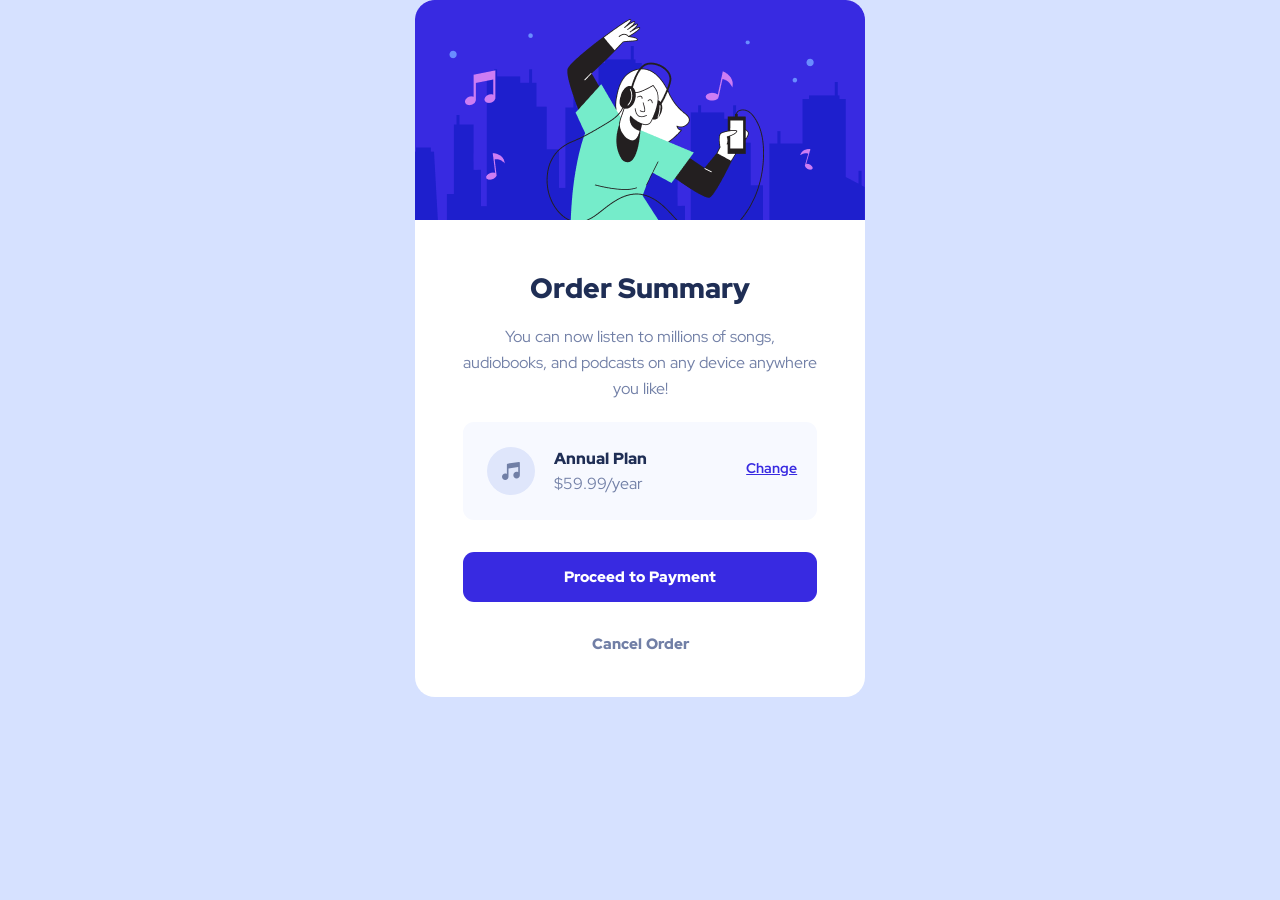
<file: Mzia. homework 5/index.html>
<!doctype html>
<html lang="en">
  <head>
    <meta charset="UTF-8" />
    <meta name="viewport" content="width=device-width, initial-scale=1.0" />
    <title>Figrma "Order Summary</title>
    <link rel="preconnect" href="https://fonts.googleapis.com" />
    <link rel="preconnect" href="https://fonts.gstatic.com" crossorigin />
    <link
      href="https://fonts.googleapis.com/css2?family=Red+Hat+Display:ital,wght@0,300..900;1,300..900&display=swap"
      rel="stylesheet" />
    <link rel="stylesheet" href="style.css" />
  </head>
  <body>
    <div class="card">
      <img class="foto" src="./fotos/foto.png" alt="main foto" />
      <h1>Order Summary</h1>
      <p class="card__text">
        You can now listen to millions of songs, audiobooks, and podcasts on any
        device anywhere you like!
      </p>
      <div class="greybox">
        <img class="music" src="./fotos/music.svg" alt="music" > </img> 
        <span class="ann">Annual Plan</span>
          <span class="price">$59.99/year</span>
         <p class="change">Change</p>
      </div>
      <div class="bluebox">
        <p>Proceed to Payment</p>
      </div>
      <p class="cancel">Cancel Order</p>
      </div>
    </div>
  </body>
</html>
</file>
<file: Mzia. homework 5/style.css>
*{margin: 0;
padding: 0;
box-sizing: border-box;}

body{background-color: #D6E1FF;
}
.card{
    width:450px;
    height: 697px;
    background-color: #FFFFFF;
    border-radius: 20px;
    margin: auto;
    
}
.foto{
margin-bottom: 45px;
}
h1{
font-family: "Red Hat Display", sans-serif;
font-weight: 900;
font-size: 28px;
word-spacing: 1px;
text-align: center;
color: #1F2E55;
margin-bottom: 17px;
}
.card__text{
font-family: "Red Hat Display", sans-serif;
font-weight: 400;
font-size: 16px;
line-height: 26px;
word-spacing: 1px;
letter-spacing: 0px;
color: #717FA6;
text-align: center;
margin-left: 48px;
margin-right: 48px;
margin-bottom:20px;
}
.greybox{
width: 354px;
height: 98px;
border-radius: 11px;
background-color: #F7F9FF;
margin: auto;
margin-bottom:32px;
position: relative;

}
.music{
    width: 48px;
    height: 48px;
    margin-top: 25px;
    margin-left: 24px;
}
.ann{
font-family: "Red Hat Display", sans-serif;
font-weight: 900;
font-size: 16px;
line-height: 100%;
word-spacing: 1px;
letter-spacing: 0px;
color: #1F2E55;
display: block;
margin-left: 20px;
margin-bottom: 6px;
position: absolute;
top:30%;
left:20%;
}
.price{
font-family: "Red Hat Display", sans-serif;
font-weight: 400;
font-size: 16px;
line-height: 100%;
word-spacing: 1px;
letter-spacing: 0px;
color: #717FA6;
display: block;
margin-left: 20px;
position: absolute;
top:55%;
left:20%;
}
.change{
font-family: "Red Hat Display", sans-serif;
font-weight: 700;
font-size: 14px;
line-height: 100%;
word-spacing: 1px;
letter-spacing: 0px;
color:#382AE1;
text-decoration: underline;
position: absolute;
top: 40%;
left: 80%;
}
.bluebox{
width: 354px;
height: 50px;
background-color: #382AE1;
border-radius: 11px;
margin: auto;
position: relative;
margin-bottom: 32px;
}

.bluebox>p{
font-family: "Red Hat Display", sans-serif;
font-weight: 900;
font-size: 15px;
word-spacing: 1px;
color: #FFFFFF;
text-align: center;
position: absolute;
top: 50%;
left:50%;
transform: translate(-50%, -50%);
}

.cancel{
font-family: "Red Hat Display", sans-serif;
font-weight: 900;
font-size: 15px;
word-spacing: 1px;
color:#717FA6;
text-align: center;
margin-bottom: 48px;
}
</file>
